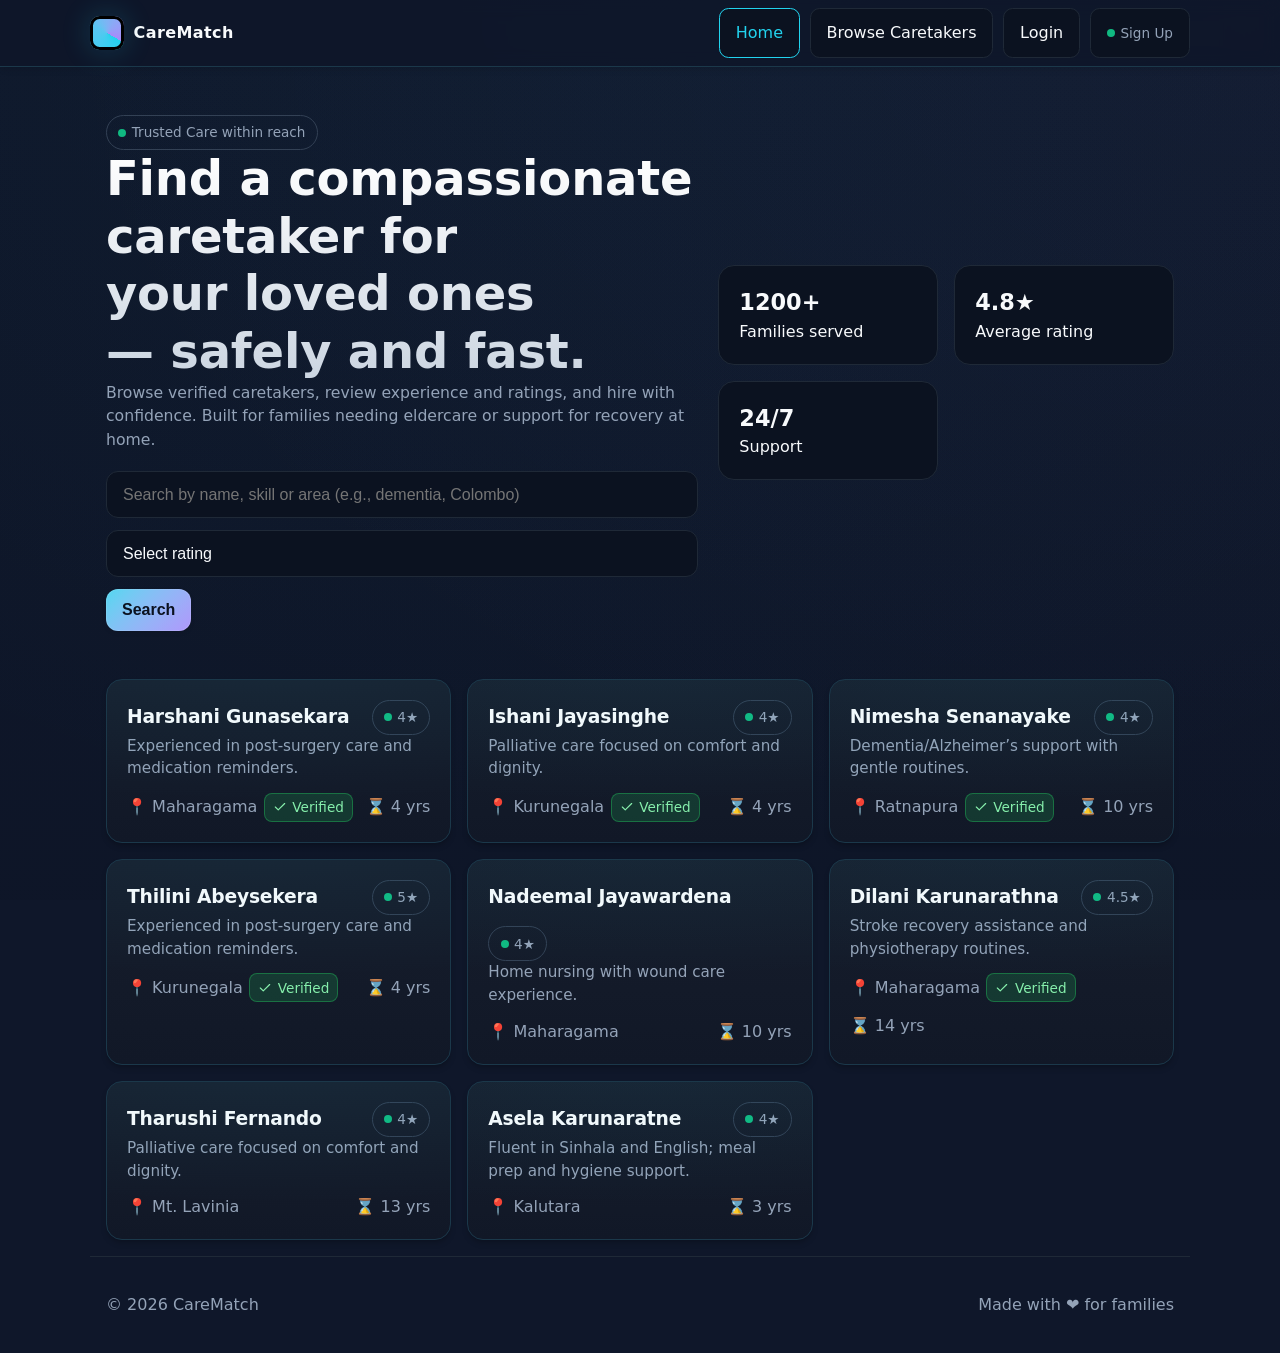
<file: index.html>
<!doctype html>
<html lang="en">
<head>
  <meta charset="utf-8" />
  <meta name="viewport" content="width=device-width, initial-scale=1" />
  <link rel="preconnect" href="https://fonts.googleapis.com">
  <link rel="preconnect" href="https://fonts.gstatic.com" crossorigin>
  <title>CareMatch — Hire Trusted Caretakers</title>
  <link rel="stylesheet" href="css/common.css">
  <link rel="stylesheet" href="css/index.css">
</head>
<body>
  <div class="hero container fade-in">
    <div>
      <span class="badge"><span class="dot"></span> Trusted Care within reach</span>
      <h1>Find a compassionate caretaker for your loved ones — safely and fast.</h1>
      <p>Browse verified caretakers, review experience and ratings, and hire with confidence. Built for families
         needing eldercare or support for recovery at home.</p>
      <div class="searchbar">
        <input id="q" placeholder="Search by name, skill or area (e.g., dementia, Colombo)" />
        <select id="minRating">
          <option value="0">Select rating</option>
          <option value="3">3★ and up</option>
          <option value="4.5">4.5★ and up</option>
        </select>
        <button class="primary" id="searchBtn">Search</button>
      </div>
    </div>
    <div>
      <div class="grid kpis">
        <div class="kpi"><div class="v">1200+</div><div class="muted">Families served</div></div>
        <div class="kpi"><div class="v">4.8★</div><div class="muted">Average rating</div></div>
        <div class="kpi"><div class="v">24/7</div><div class="muted">Support</div></div>
      </div>
    </div>
  </div>

  <div class="container grid cards" id="featured"></div>

  <footer class="container">
    <div class="row">
      <div>© <span id="yr"></span> CareMatch</div>
      <div class="muted">Made with ❤️ for families</div>
    </div>
  </footer>

  <div class="toast"></div>
  <script src="js/data.caretakers.js"></script>
  <script src="js/common.js"></script>
  <script src="js/index.js"></script>
</body>
</html>
</file>
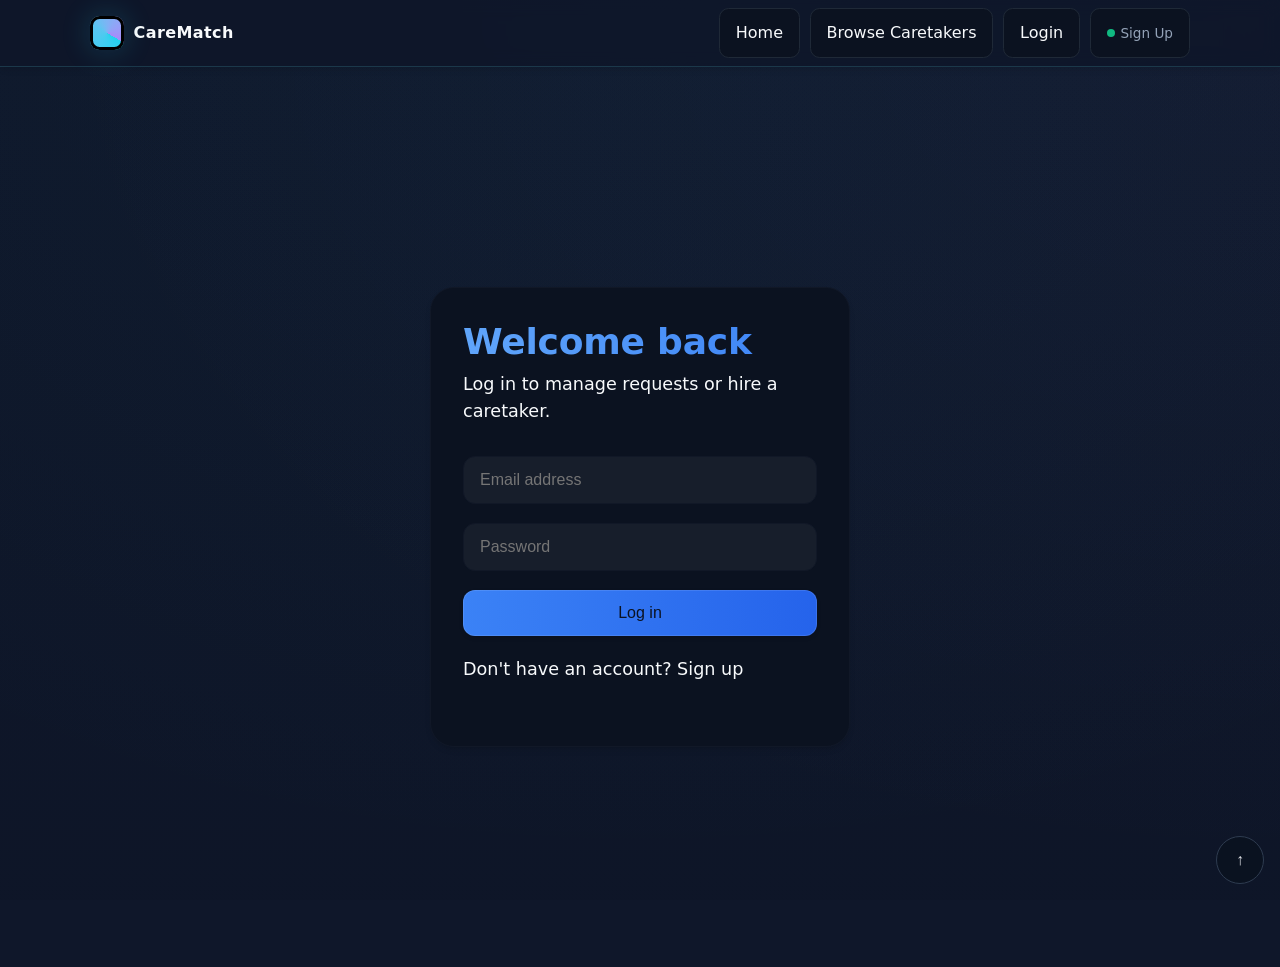
<file: dashboard.html>
<!doctype html>
<html lang="en">
<head>
  <meta charset="utf-8" />
  <meta name="viewport" content="width=device-width, initial-scale=1" />
  <link rel="preconnect" href="https://fonts.googleapis.com">
  <link rel="preconnect" href="https://fonts.gstatic.com" crossorigin>
  <title>My Account — CareMatch</title>
  <link rel="stylesheet" href="css/common.css">
  <link rel="stylesheet" href="css/dashboard.css">
</head>
<body>
  <div class="container hero fade-in">
    <div>
      <h1>My Account</h1>
      <p class="muted">View your requests and (if you are a caretaker) manage your profile.</p>
    </div>
  </div>
  <div class="container grid" id="content" style="gap:1rem"></div>

  <div class="toast"></div>
  <script src="js/data.caretakers.js"></script>
  <script src="js/common.js"></script>
  <script src="js/dashboard.js"></script>
</body>
</html>
</file>
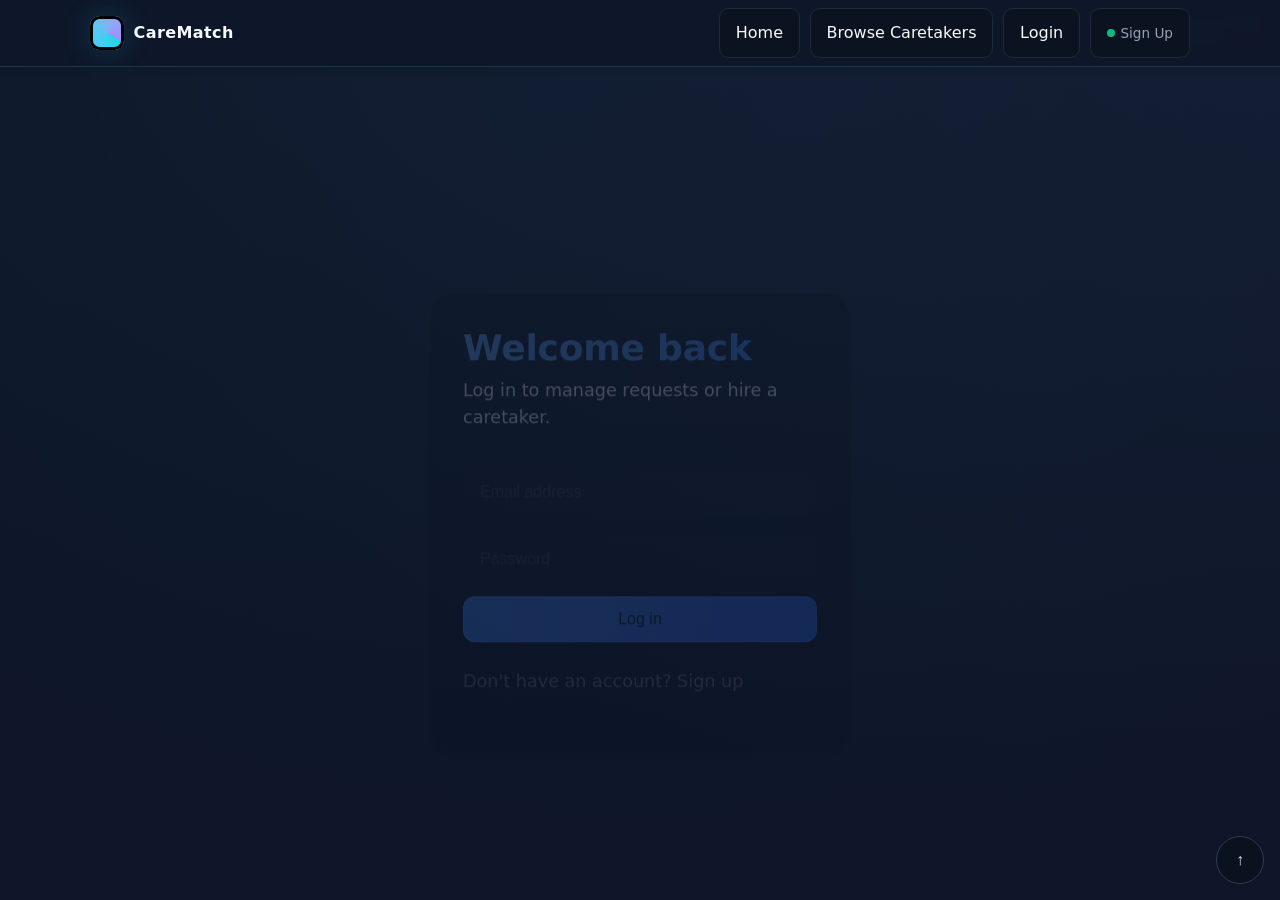
<file: hires.html>
<!doctype html>
<html lang="en">
<head>
  <meta charset="utf-8" />
  <meta name="viewport" content="width=device-width, initial-scale=1" />
  <link rel="preconnect" href="https://fonts.googleapis.com">
  <link rel="preconnect" href="https://fonts.gstatic.com" crossorigin>
  <title>Hired Caretakers — CareMatch</title>
  <link rel="stylesheet" href="css/common.css">
  <link rel="stylesheet" href="css/hires.css">
</head>
<body>
  <div class="container hero fade-in">
    <div>
      <h1>Your Hired Caretakers</h1>
      <p class="muted">You must be logged in. Caretakers appear here after you send a request from their profile.</p>
    </div>
  </div>
  <div class="container grid cards" id="hiresList"></div>

  <div class="toast"></div>
  <script src="js/data.caretakers.js"></script>
  <script src="js/common.js"></script>
  <script src="js/hires.js"></script>
</body>
</html>
</file>
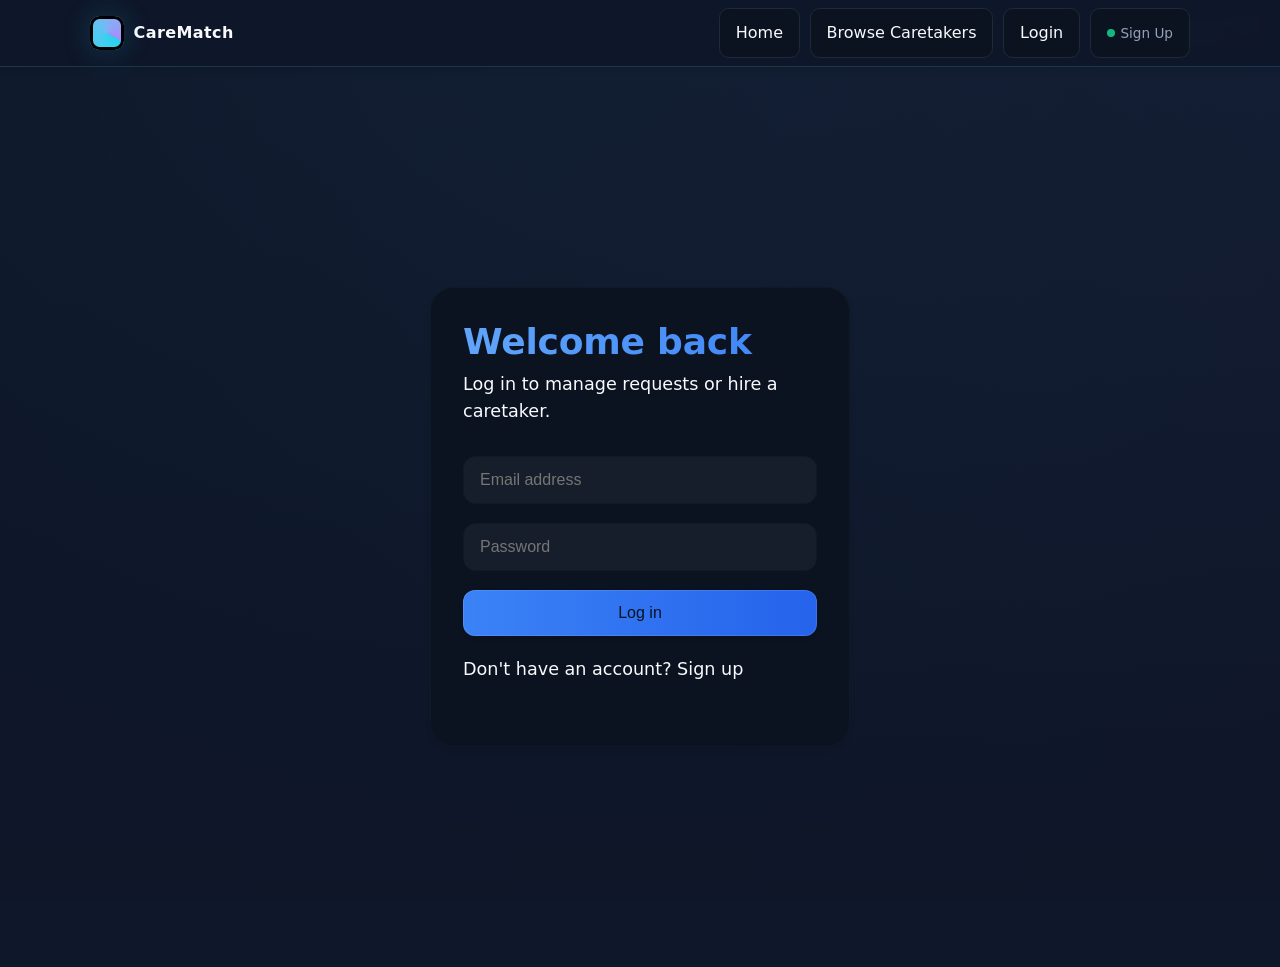
<file: login.html>
<!doctype html>
<html lang="en">
<head>
  <meta charset="utf-8" />
  <meta name="viewport" content="width=device-width, initial-scale=1" />
  <link rel="preconnect" href="https://fonts.googleapis.com">
  <link rel="preconnect" href="https://fonts.gstatic.com" crossorigin>
  <title>Login — CareMatch</title>
  <link rel="stylesheet" href="css/common.css">
  <link rel="stylesheet" href="css/login.css">
</head>
<body>
  <div class="container custom-card hero fade-in">
    <div class="login-box">
      <h1>Welcome back</h1>
      <p>Log in to manage requests or hire a caretaker.</p>
      <form id="loginForm" novalidate>
        <div class="form-group">
          <input required type="email" id="email" name="email" placeholder="Email address" autocomplete="email">
        </div>
        <div class="form-group">
          <input required type="password" id="password" name="password" placeholder="Password" autocomplete="current-password">
        </div>
        <button type="submit" class="primary">Log in</button>
        <p class="text-center mt-4">
          <a href="signup.html" class="text-blue-400 hover:text-blue-300">Don't have an account? Sign up</a>
        </p>
      </form>
    </div>
  </div>
  <div class="toast"></div>
  <script src="js/common.js"></script>
  <script src="js/login.js"></script>
</body>
</html>
</file>
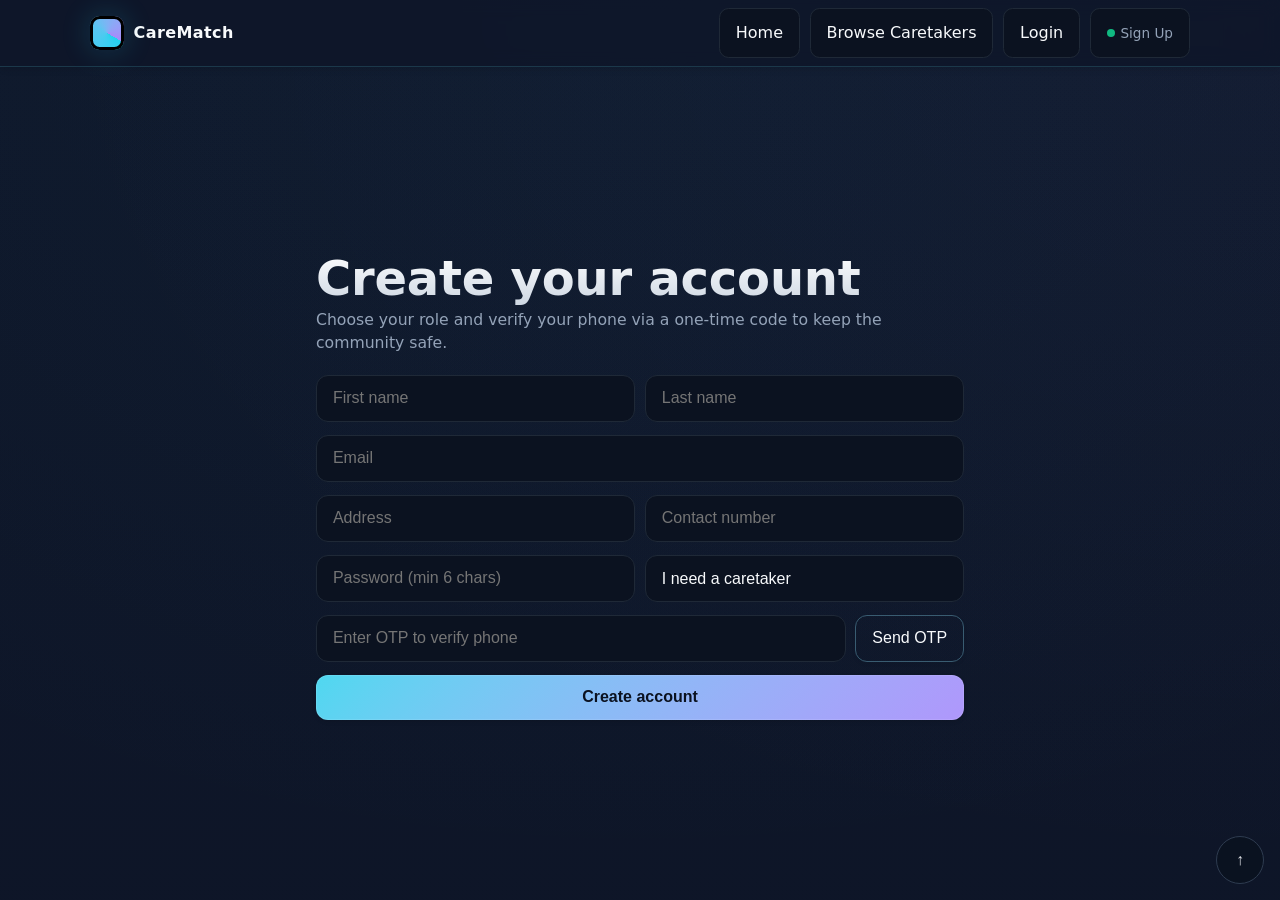
<file: signup.html>
<!doctype html>
<html lang="en">
<head>
  <meta charset="utf-8" />
  <meta name="viewport" content="width=device-width, initial-scale=1" />
  <link rel="preconnect" href="https://fonts.googleapis.com">
  <link rel="preconnect" href="https://fonts.gstatic.com" crossorigin>
  <title>Sign Up — CareMatch</title>
  <link rel="stylesheet" href="css/common.css">
  <link rel="stylesheet" href="css/signup.css">
</head>
<body>
  <div class="container signup-box hero fade-in">
    <div>
      <h1>Create your account</h1>
      <p>Choose your role and verify your phone via a one-time code to keep the community safe.</p>
      <form id="signupForm" class="grid" style="gap:.8rem;max-width:700px">
        <div class="grid" style="grid-template-columns:1fr 1fr;gap:.6rem">
          <input required name="firstName" placeholder="First name">
          <input required name="lastName" placeholder="Last name">
        </div>
        <input required type="email" name="email" placeholder="Email">
        <div class="grid" style="grid-template-columns:1fr 1fr;gap:.6rem">
          <input required name="address" placeholder="Address">
          <input required name="contact" placeholder="Contact number">
        </div>
        <div class="grid" style="grid-template-columns:1fr 1fr;gap:.6rem">
          <input required name="password" type="password" placeholder="Password (min 6 chars)">
          <select name="role">
            <option value="seeker">I need a caretaker</option>
            <option value="caretaker">I am a caretaker</option>
          </select>
        </div>
        <div class="grid" style="grid-template-columns:1fr auto;gap:.6rem">
          <input name="otp" placeholder="Enter OTP to verify phone">
          <button type="button" id="sendOtp" class="ghost">Send OTP</button>
        </div>
        <button class="primary">Create account</button>
      </form>
    </div>
  </div>
  <div class="toast"></div>
  <script src="js/common.js"></script>
  <script src="js/signup.js"></script>
</body>
</html>
</file>
<file: css/common.css>
:root {
  /* Load a modern UI font (Inter). See head preconnect for best performance; this import is a safe fallback. */
  /* If you prefer preconnect + <link> in the HTML heads, replace this with links in each HTML file for faster loading. */
  --font-import: "https://fonts.googleapis.com/css2?family=Inter:wght@400;500;600;700&display=swap";
  --bg: #0f172a; /* slate-900 */
  --card: #111827; /* gray-900 */
  --muted: #94a3b8; /* slate-400 */
  --text: #f8fafc; /* slate-50 */
  --brand: #22d3ee; /* cyan-400 */
  --brand-2: #a78bfa; /* violet-400 */
  --accent: #34d399; /* emerald-400 */
  --danger: #f43f5e; /* rose-500 */
  --warn: #f59e0b; /* amber-500 */
  --ok: #10b981; /* emerald-500 */
  --ring: rgba(34, 211, 238, 0.35);
  /* font settings */
  --font-sans: "Inter", ui-sans-serif, system-ui, -apple-system, "Segoe UI",
    Roboto, "Helvetica Neue", Arial;
  --base-font-size: 16px;
}

/* Load Inter as a fallback via import (keeps changes localized to CSS). */
@import url("https://fonts.googleapis.com/css2?family=Inter:wght@400;500;600;700&display=swap");

* {
  box-sizing: border-box;
}
html,
body {
  height: 100%;
}
:root {
  --card-shadow: 0 4px 6px -1px rgba(0, 0, 0, 0.2),
    0 2px 4px -2px rgba(0, 0, 0, 0.1);
  --card-shadow-hover: 0 10px 15px -3px rgba(0, 0, 0, 0.3),
    0 4px 6px -4px rgba(0, 0, 0, 0.2);
  --card-glow: 0 0 20px rgba(34, 211, 238, 0.03);
}

body {
  margin: 0;
  min-height: 100vh;
  font-family: var(--font-sans);
  font-size: var(--base-font-size);
  color: var(--text);
  background-color: var(--bg);
  background-image: radial-gradient(
      100% 100% at 50% 0%,
      rgba(34, 211, 238, 0.03) 0%,
      transparent 100%
    ),
    radial-gradient(
      100% 100% at 100% 0%,
      rgba(167, 139, 250, 0.03) 0%,
      transparent 100%
    ),
    linear-gradient(
      180deg,
      var(--bg) 0%,
      color-mix(in oklab, var(--bg) 97%, #000) 100%
    );
  background-attachment: fixed;
  line-height: 1.5;
  -webkit-font-smoothing: antialiased;
  -moz-osx-font-smoothing: grayscale;
}

.container {
  max-width: 1100px;
  margin: 0 auto;
  padding: 1rem;
}
@media (max-width: 480px) {
  .container {
    padding: 0.75rem;
  }
}
a {
  color: inherit;
  text-decoration: none;
}
button {
  cursor: pointer;
}
input,
select,
button,
textarea {
  background: #0b1220;
  border: 1px solid #1f2937;
  color: var(--text);
  padding: 0.85rem 1rem;
  border-radius: 0.75rem;
  outline: none;
  font-size: 16px; /* Prevents iOS zoom on focus */
  width: 100%;
  max-width: 100%;
}

/* Headings and typography tweaks */
h1,
h2,
h3 {
  font-weight: 600;
  letter-spacing: -0.2px;
  margin: 0;
}
p,
li,
label {
  font-size: 0.98rem;
}

/* Slightly reduce base font-size on very small screens while keeping inputs at 16px to avoid iOS zoom */
@media (max-width: 360px) {
  :root {
    --base-font-size: 15px;
  }
}
input:focus,
select:focus,
textarea:focus {
  border-color: var(--brand);
  box-shadow: 0 0 0 4px var(--ring);
}

/* Form grid improvements */
@media (max-width: 480px) {
  .grid[style*="grid-template-columns:1fr 1fr"] {
    grid-template-columns: 1fr !important;
  }
  form.grid {
    gap: 1rem !important;
  }
}

button.primary {
  background: linear-gradient(
    135deg,
    color-mix(in oklab, var(--brand) 90%, #fff),
    color-mix(in oklab, var(--brand-2) 90%, #fff)
  );
  border: none;
  color: #0b1220;
  font-weight: 700;
  transition: all 0.2s ease;
  box-shadow: 0 2px 4px rgba(0, 0, 0, 0.1),
    0 0 0 1px rgba(255, 255, 255, 0.1) inset;
}

button.primary:hover {
  transform: translateY(-1px);
  box-shadow: 0 10px 20px rgba(0, 0, 0, 0.2),
    0 0 0 1px rgba(255, 255, 255, 0.15) inset;
  background: linear-gradient(
    135deg,
    color-mix(in oklab, var(--brand) 95%, #fff),
    color-mix(in oklab, var(--brand-2) 95%, #fff)
  );
}

@media (hover: none) {
  button.primary:active {
    transform: translateY(1px);
    box-shadow: 0 2px 4px rgba(0, 0, 0, 0.1);
  }
}

button.ghost {
  background: transparent;
  border: 1px solid color-mix(in oklab, #334155 80%, var(--brand) 20%);
  color: var(--text);
  transition: all 0.2s ease;
  box-shadow: 0 2px 4px rgba(0, 0, 0, 0.05);
}

button.ghost:hover {
  border-color: color-mix(in oklab, #334155 60%, var(--brand) 40%);
  background: rgba(255, 255, 255, 0.03);
  box-shadow: 0 4px 6px rgba(0, 0, 0, 0.1);
}

button.ghost:active {
  background: rgba(255, 255, 255, 0.05);
  transform: translateY(1px);
}

.badge {
  display: inline-flex;
  align-items: center;
  gap: 0.35rem;
  padding: 0.4rem 0.7rem;
  border: 1px solid #334155;
  border-radius: 999px;
  font-size: 0.85rem;
  color: var(--muted);
  white-space: nowrap;
}
.badge .dot {
  width: 8px;
  height: 8px;
  border-radius: 999px;
  background: var(--ok);
  flex-shrink: 0;
}
@media (max-width: 480px) {
  .badge {
    padding: 0.5rem 0.8rem;
    margin: 0.2rem;
  }
}

nav {
  position: sticky;
  top: 0;
  z-index: 50;
  border-bottom: 1px solid
    color-mix(in oklab, var(--card) 80%, var(--brand) 20%);
  backdrop-filter: blur(8px);
  background: color-mix(in oklab, var(--bg) 90%, transparent);
  box-shadow: 0 4px 6px -1px rgba(0, 0, 0, 0.1);
}

.navbar {
  display: flex;
  align-items: center;
  justify-content: space-between;
  gap: 0.75rem;
  padding: 0.5rem 0;
}

.brand {
  display: flex;
  align-items: center;
  gap: 0.6rem;
  font-weight: 900;
  letter-spacing: 0.4px;
  position: relative;
}

.brand::after {
  content: "";
  position: absolute;
  inset: -0.5rem;
  background: radial-gradient(
    circle at center,
    color-mix(in oklab, var(--brand) 10%, transparent),
    transparent 70%
  );
  opacity: 0;
  transition: opacity 0.3s ease;
}

.brand:hover::after {
  opacity: 1;
}

.brand .logo {
  width: 34px;
  height: 34px;
  border-radius: 0.6rem;
  background: conic-gradient(
    from 120deg,
    var(--brand),
    color-mix(in oklab, var(--brand) 80%, var(--brand-2)),
    var(--brand-2)
  );
  box-shadow: 0 0 0 3px #000 inset, 0 0 30px rgba(34, 211, 238, 0.2);
  position: relative;
  z-index: 1;
}

.hamburger {
  display: none;
  flex-direction: column;
  justify-content: space-around;
  width: 28px;
  height: 24px;
  background: transparent;
  border: none;
  padding: 0;
  cursor: pointer;
  z-index: 60;
}

.hamburger span {
  width: 100%;
  height: 2px;
  background: var(--text);
  border-radius: 2px;
  transition: all 0.3s ease;
}

.hamburger.active span:nth-child(1) {
  transform: translateY(8px) rotate(45deg);
}

.hamburger.active span:nth-child(2) {
  opacity: 0;
}

.hamburger.active span:nth-child(3) {
  transform: translateY(-8px) rotate(-45deg);
}

.nav-overlay {
  display: none;
  position: fixed;
  top: 0;
  left: 0;
  width: 100%;
  height: 100%;
  background: rgba(0, 0, 0, 0.5);
  z-index: 40;
}

.nav-overlay.active {
  display: block;
}

.navlinks {
  display: flex;
  gap: 0.6rem;
  flex-wrap: wrap;
}

.navlinks a,
.navlinks button {
  padding: 0.75rem 1rem;
  border-radius: 0.6rem;
  border: 1px solid #1f2937;
  background: #0b1220;
  min-width: 44px;
  text-align: center;
}

@media (min-width: 769px) {
  .navlinks button {
    width: auto;
    padding: 0.6rem 1rem;
  }
}

.navlinks a.active {
  border-color: var(--brand);
  color: var(--brand);
}

@media (max-width: 768px) {
  .hamburger {
    display: flex;
  }

  .navlinks {
    display: none;
    position: fixed;
    top: 0;
    right: 0;
    width: 80%;
    max-width: 300px;
    height: 100vh;
    background: var(--card);
    flex-direction: column;
    padding: 5rem 1.5rem 2rem;
    gap: 1rem;
    border-left: 1px solid #1f2937;
    backdrop-filter: blur(10px);
  }

  .navlinks.active {
    display: flex;
    animation: slideIn 0.3s ease forwards;
  }

  @keyframes slideIn {
    from {
      transform: translateX(100%);
    }
    to {
      transform: translateX(0);
    }
  }

  /* Desktop pager container alignment and tighter sizing */
  @media (min-width: 768px) {
    /* ensure the pager wrapper centers its contents */
    #pager {
      display: flex;
      justify-content: center;
    }
    .pager-controls {
      gap: 0.5rem;
    }
    .pager-controls button {
      padding: 0.45rem 0.6rem;
      min-width: 38px;
    }
    .pager-controls .page-num {
      padding: 0.35rem 0.5rem;
      min-width: 34px;
    }
    .pager-controls .badge {
      padding: 0.35rem 0.5rem;
    }
    .pager-controls .ghost[disabled] {
      opacity: 0.55;
      cursor: default;
    }
  }

  .navlinks a,
  .navlinks button {
    width: 100%;
    text-align: left;
    font-size: 1.1rem;
  }
}

@media (max-width: 480px) {
  .navbar {
    gap: 1rem;
    padding: 10px 10px;
  }
  .navlinks {
    width: 100%;
    justify-content: center;
  }
}

.hero {
  padding: 3rem 1rem 2rem;
  display: grid;
  gap: 1.25rem;
}
.hero h1 {
  font-size: clamp(1.8rem, 4vw, 3rem);
  line-height: 1.2;
  margin: 0;
  background: linear-gradient(180deg, #fff, #cbd5e1);
  -webkit-background-clip: text;
  background-clip: text;
  color: transparent;
  text-wrap: balance;
}
.hero p {
  color: var(--muted);
  max-width: 65ch;
  margin: 0;
}

@media (max-width: 480px) {
  .hero {
    padding: 2rem 1rem 1.5rem;
    text-align: center;
  }
  .hero p {
    margin: 0 auto;
  }
}

.grid {
  display: grid;
  gap: 1rem;
}
.cards {
  grid-template-columns: repeat(auto-fill, minmax(280px, 1fr));
}
@media (max-width: 640px) {
  .cards {
    grid-template-columns: 1fr;
  }
  .grid {
    gap: 0.75rem;
  }
}
.card {
  background: linear-gradient(
    180deg,
    color-mix(in oklab, var(--card) 97%, #fff) 0%,
    var(--card) 100%
  );
  border: 1px solid color-mix(in oklab, var(--card) 80%, var(--brand) 20%);
  border-radius: 1rem;
  padding: 1.25rem;
  position: relative;
  overflow: hidden;
  box-shadow: var(--card-shadow);
  transition: all 0.2s ease;
}

.card:hover {
  border-color: color-mix(in oklab, var(--card) 60%, var(--brand) 40%);
  box-shadow: var(--card-shadow-hover), var(--card-glow);
  transform: translateY(-2px);
}

.card::after {
  content: "";
  position: absolute;
  inset: -1px;
  background: radial-gradient(
    800px 200px at var(--mx, 50%) -10%,
    color-mix(in oklab, var(--brand) 15%, transparent),
    transparent 70%
  );
  opacity: 0.4;
  pointer-events: none;
  transition: opacity 0.3s ease;
}
.card h3 {
  margin: 0.2rem 0;
  overflow-wrap: break-word;
  word-wrap: break-word;
  hyphens: auto;
}
.card .muted {
  color: var(--muted);
  font-size: 0.95rem;
  line-height: 1.5;
}
.card .row {
  display: flex;
  align-items: center;
  justify-content: space-between;
  gap: 0.75rem;
  flex-wrap: wrap;
}
@media (max-width: 480px) {
  .card h3 {
    font-size: 1.15rem;
    line-height: 1.3;
  }
  .card .row {
    flex-direction: column;
    align-items: flex-start;
    gap: 0.5rem;
  }
}
.card .meta {
  display: flex;
  align-items: center;
  gap: 0.4rem;
  color: var(--muted);
  flex-wrap: wrap;
}
@media (max-width: 480px) {
  .card .meta {
    gap: 0.6rem;
    margin-top: 0.5rem;
  }
}

.kpis {
  grid-template-columns: repeat(auto-fill, minmax(180px, 1fr));
}
.kpi {
  background: #0b1220;
  border: 1px solid #1f2937;
  border-radius: 1rem;
  padding: 1.25rem;
}
.kpi .v {
  font-weight: 900;
  font-size: 1.4rem;
}
@media (max-width: 480px) {
  .kpis {
    grid-template-columns: repeat(3, 1fr);
  }
  .kpi {
    padding: 1rem;
    text-align: center;
  }
}

footer {
  border-top: 1px solid #1f2937;
  margin-top: 2rem;
  padding: 0 1rem;
}
footer .row {
  display: flex;
  gap: 1rem;
  justify-content: space-between;
  align-items: center;
  flex-wrap: wrap;
  padding: 1.25rem 0;
  color: var(--muted);
}
@media (max-width: 480px) {
  footer {
    margin-top: 1.5rem;
    text-align: center;
  }
  footer .row {
    flex-direction: column;
    gap: 0.75rem;
    padding: 1rem 0;
  }
}

.searchbar {
  display: flex;
  gap: 0.75rem;
  flex-wrap: wrap;
  margin-top: 1.25rem;
  width: 100%;
}
.searchbar input {
  flex: 1;
  min-width: 200px;
}
.searchbar button {
  width: auto;
}
@media (max-width: 480px) {
  .searchbar {
    flex-direction: column;
  }
  .searchbar button {
    width: 100%;
  }
}

/* Make primary search button inline and match desktop appearance */
.searchbar .primary {
  display: inline-flex;
  align-items: center;
  gap: 0.5rem;
  padding: 0.75rem 1rem;
  font-weight: 700;
}
.searchbar .primary svg {
  stroke: currentColor;
}

/* Pagination controls */
.pager-controls {
  display: flex;
  gap: 0.6rem;
  justify-content: center;
  margin: 1.25rem 0;
  align-items: center;
  flex-direction: row;
  flex-wrap: nowrap;
}

.pager-controls button {
  min-width: 44px;
  padding: 0.5rem 0.75rem;
  white-space: nowrap;
}

.pager-controls .page-num.badge {
  padding: 0.4rem 0.6rem;
  margin: 0;
}

@media (max-width: 480px) {
  .pager-controls {
    gap: 0.4rem;
  }

  .pager-controls button {
    padding: 0.5rem;
    min-width: 40px;
  }
}

.table {
  width: 100%;
  border-collapse: collapse;
  border: 1px solid #1f2937;
  overflow-x: auto;
  display: block;
}
.table th,
.table td {
  border: 1px solid #1f2937;
  padding: 0.75rem;
  text-align: left;
  min-width: 120px;
}
.table th {
  background: #0b1220;
  color: #cbd5e1;
}
@media (max-width: 640px) {
  .table {
    font-size: 0.9rem;
  }
  .table th,
  .table td {
    padding: 0.6rem;
    white-space: nowrap;
  }
}

.toast {
  position: fixed;
  left: 50%;
  transform: translateX(-50%);
  bottom: 20px;
  background: #0b1220;
  border: 1px solid #1f2937;
  padding: 0.8rem 1rem;
  border-radius: 0.8rem;
  z-index: 60;
  display: none;
  width: calc(100% - 2rem);
  max-width: 500px;
  text-align: center;
  animation: slideUp 0.3s ease;
}

@keyframes slideUp {
  from {
    transform: translate(-50%, 100%);
    opacity: 0;
  }
  to {
    transform: translate(-50%, 0);
    opacity: 1;
  }
}

.verified {
  display: inline-flex;
  align-items: center;
  gap: 0.35rem;
  background: rgba(34, 197, 94, 0.18);
  border: 1px solid rgba(34, 197, 94, 0.4);
  color: #86efac;
  padding: 0.2rem 0.5rem;
  border-radius: 0.5rem;
  font-size: 0.85rem;
}
.verified svg {
  width: 14px;
  height: 14px;
}

@media (min-width: 800px) {
  .hero {
    grid-template-columns: 1.3fr 1fr;
    align-items: center;
  }
}

.fade-in {
  animation: fade 0.6s ease both;
  will-change: opacity, transform;
}
@keyframes fade {
  from {
    opacity: 0;
    transform: translateY(8px);
  }
}

/* Loading states for better perceived performance */
.loading {
  position: relative;
  overflow: hidden;
}
.loading::after {
  content: "";
  position: absolute;
  inset: 0;
  background: linear-gradient(
    90deg,
    transparent 0%,
    rgba(255, 255, 255, 0.1) 50%,
    transparent 100%
  );
  animation: shimmer 1.5s infinite;
}
@keyframes shimmer {
  from {
    transform: translateX(-100%);
  }
  to {
    transform: translateX(100%);
  }
}

#scrollTopBtn {
  position: fixed;
  right: 16px;
  bottom: 16px;
  padding: 1rem;
  border-radius: 999px;
  display: none;
  z-index: 70;
  border: 1px solid #334155;
  background: #0b1220;
  width: 48px;
  height: 48px;
  display: flex;
  align-items: center;
  justify-content: center;
  opacity: 0.9;
  transition: opacity 0.2s;
}
#scrollTopBtn:hover {
  opacity: 1;
}
@media (max-width: 480px) {
  #scrollTopBtn {
    right: 12px;
    bottom: 12px;
  }
}
</file>
<file: css/index.css>
.container {
  .searchbar {
    select {
      appearance: none;
      -webkit-appearance: none;
      -moz-appearance: none;
    }
    selecrt::ms-expand {
      display: none;
    }
  }
}
</file>
<file: css/dashboard.css>
/* dashboard page */

/* Responsive table styles */
@media (max-width: 768px) {
  .requests-table {
    display: block;
    width: 100%;
  }

  .requests-table table {
    width: 100%;
  }

  .requests-table tr {
    display: block;
    border: 1px solid #1f2937;
    border-radius: 0.75rem;
    margin-bottom: 1rem;
    padding: 1rem;
    background: linear-gradient(180deg, 
      color-mix(in oklab, var(--card) 97%, #fff) 0%,
      var(--card) 100%
    );
  }

  .requests-table thead {
    display: none;
  }

  .requests-table td {
    display: grid;
    grid-template-columns: minmax(100px, auto) 1fr;
    gap: 0.5rem;
    padding: 0.5rem 0;
    border: none;
    text-align: left;
  }

  .requests-table td::before {
    content: attr(data-label);
    font-weight: 500;
    color: var(--muted);
  }

  .requests-table td:not(:last-child) {
    border-bottom: 1px solid #1f2937;
  }

  /* Status badge styling */
  .requests-table .badge {
    display: inline-flex;
    padding: 0.35rem 0.75rem;
    border-radius: 999px;
    font-size: 0.9rem;
    background: rgba(255, 255, 255, 0.05);
  }
}

/* General dashboard improvements */
.dashboard-card {
  padding: 1.5rem;
  margin-bottom: 1rem;
}

.dashboard-card h3 {
  margin-bottom: 1rem;
}

@media (max-width: 480px) {
  .dashboard-card {
    padding: 1.25rem;
  }
}
</file>
<file: css/hires.css>
/* hires page */
</file>
<file: css/login.css>
.custom-card {
  min-height: 100vh;
  display: flex;
  align-items: center;
  justify-content: center;
  padding: 1rem;
}

.login-box {
  width: 100%;
  max-width: 420px;
  border: 1px solid var(--card);
  border-radius: 1.5rem;
  padding: 2rem;
  background: linear-gradient(180deg, #0b1220, #0b1220);
  transition: all 0.3s ease;
  box-shadow: 0 4px 6px -1px rgba(0, 0, 0, 0.1), 
              0 2px 4px -1px rgba(0, 0, 0, 0.06);
}

.login-box:hover {
  background: linear-gradient(180deg, #1e293b, #0b1220);
  transform: translateY(-2px);
  box-shadow: 0 10px 15px -3px rgba(0, 0, 0, 0.1),
              0 4px 6px -2px rgba(0, 0, 0, 0.05);
}

.login-box h1 {
  font-size: clamp(1.875rem, 5vw, 2.25rem);
  margin-bottom: 0.5rem;
  background: linear-gradient(to right, #60a5fa, #3b82f6);
  -webkit-background-clip: text;
  background-clip: text;
  -webkit-text-fill-color: transparent;
}

.login-box p {
  margin-bottom: 2rem;
  color: var(--text-secondary);
  font-size: 1.1rem;
}

#loginForm {
  display: grid;
  gap: 1.2rem;
}

#loginForm input {
  width: 100%;
  padding: 0.875rem 1rem;
  border: 1px solid var(--card);
  border-radius: 0.75rem;
  background-color: rgba(255, 255, 255, 0.05);
  color: var(--text);
  font-size: 1rem;
  transition: all 0.2s ease;
}

#loginForm input:focus {
  border-color: #3b82f6;
  background-color: rgba(255, 255, 255, 0.08);
  outline: none;
}

#loginForm button {
  width: 100%;
  padding: 0.875rem;
  font-size: 1rem;
  font-weight: 500;
  border-radius: 0.75rem;
  background: linear-gradient(to right, #3b82f6, #2563eb);
  transition: all 0.2s ease;
}

#loginForm button:hover {
  background: linear-gradient(to right, #2563eb, #1d4ed8);
  transform: translateY(-1px);
}

@media (max-width: 480px) {
  .login-box {
    padding: 1.5rem;
    border-radius: 1.25rem;
  }
  
  .login-box h1 {
    font-size: 1.75rem;
  }
  
  .login-box p {
    font-size: 1rem;
    margin-bottom: 1.5rem;
  }
  
  #loginForm {
    gap: 1rem;
  }
}

/* Add subtle animation for form elements */
@keyframes fadeInUp {
  from {
    opacity: 0;
    transform: translateY(10px);
  }
  to {
    opacity: 1;
    transform: translateY(0);
  }
}

#loginForm > * {
  animation: fadeInUp 0.4s ease forwards;
}

#loginForm input:nth-child(2) {
  animation-delay: 0.1s;
}

#loginForm button {
  animation-delay: 0.2s;
}
</file>
<file: css/signup.css>
.signup-box {
  height: calc(100vh - 80px);
  display: flex;
  justify-content: center;
  p {
    margin-bottom: 20px;
  }
  select {
    appearance: none;
    -webkit-appearance: none;
    -moz-appearance: none;
  }
  select::ms-expand {
    display: none;
  }
}
</file>
